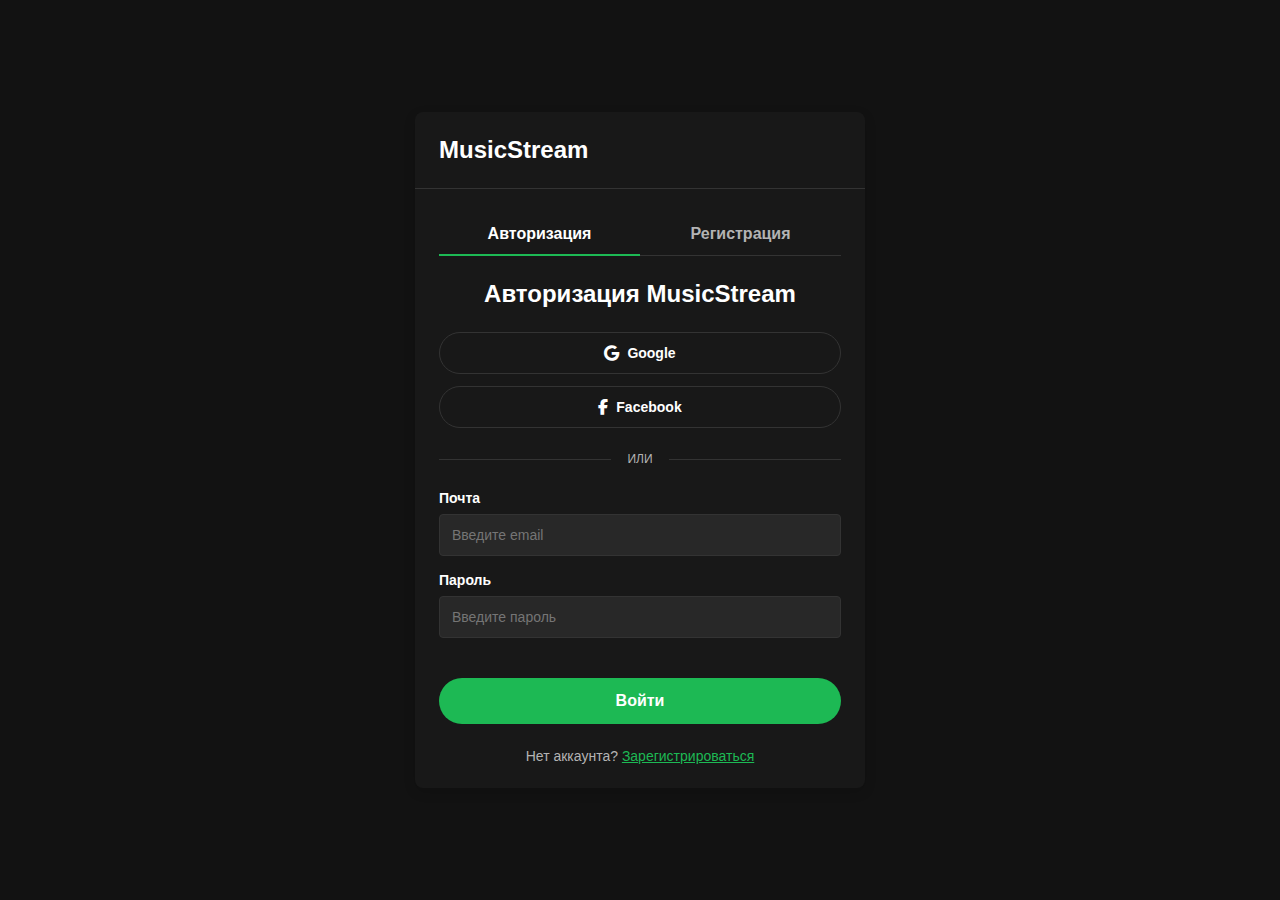
<file: auth.html>
<!DOCTYPE html>
<html lang="en">
  <head>
    <meta charset="UTF-8" />
    <meta name="viewport" content="width=device-width, initial-scale=1.0" />
    <title>MusicStream - авторизация</title>
    <!-- Favicon -->
    <link
      rel="icon"
      type="image/png"
      sizes="32x32"
      href="./favicon-32x32.png" />
    <link
      rel="icon"
      type="image/png"
      sizes="16x16"
      href="./favicon-16x16.png" />
    <link rel="shortcut icon" href="./favicon.ico" />

    <!-- Apple Touch Icon -->
    <link rel="apple-touch-icon" href="./apple-touch-icon.png" />

    <!-- Android Icons -->
    <link
      rel="icon"
      type="image/png"
      sizes="192x192"
      href="./android-chrome-192x192.png" />
    <link
      rel="icon"
      type="image/png"
      sizes="512x512"
      href="./android-chrome-512x512.png" />

    <!-- Web Manifest -->
    <link rel="manifest" href="./site.webmanifest" />
    <link rel="stylesheet" href="css/styles.css" />
    <link
      rel="stylesheet"
      href="https://cdnjs.cloudflare.com/ajax/libs/font-awesome/6.4.0/css/all.min.css" />
  </head>
  <body class="dark-theme auth-page">
    <div class="auth-container">
      <div class="auth-header">
        <div class="logo">
          <h1>MusicStream</h1>
        </div>
      </div>

      <div class="auth-content">
        <div class="auth-tabs">
          <button class="auth-tab active" data-tab="login">Авторизация</button>
          <button class="auth-tab" data-tab="signup">Регистрация</button>
        </div>

        <!-- Login Form -->
        <div class="auth-form login-form active">
          <h2>Авторизация MusicStream</h2>

          <div class="social-login">
            <button class="social-btn google">
              <i class="fab fa-google"></i>
              <span>Google</span>
            </button>
            <button class="social-btn facebook">
              <i class="fab fa-facebook-f"></i>
              <span>Facebook</span>
            </button>
          </div>

          <div class="divider">
            <span>или</span>
          </div>

          <form>
            <div class="form-group">
              <label for="login-email">Почта</label>
              <input type="text" id="login-email" placeholder="Введите email" />
            </div>

            <div class="form-group">
              <label for="login-password">Пароль</label>
              <input
                type="password"
                id="login-password"
                placeholder="Введите пароль" />
            </div>

            <button type="submit" class="auth-submit-btn">Войти</button>
          </form>

          <div class="auth-footer">
            <p>
              Нет аккаунта?
              <button class="switch-tab" data-tab="signup">
                Зарегистрироваться
              </button>
            </p>
          </div>
        </div>

        <!-- Signup Form -->
        <div class="auth-form signup-form">
          <h2>Зарегистрируйтесь, чтобы слушать музыку</h2>

          <div class="social-login">
            <button class="social-btn google">
              <i class="fab fa-google"></i>
              <span>Google</span>
            </button>
            <button class="social-btn facebook">
              <i class="fab fa-facebook-f"></i>
              <span>Facebook</span>
            </button>
          </div>

          <div class="divider">
            <span>или</span>
          </div>

          <form>
            <div class="form-group">
              <label for="signup-email">Почта</label>
              <input
                type="email"
                id="signup-email"
                placeholder="Введите email" />
            </div>

            <div class="form-group">
              <label for="signup-password">Пароль</label>
              <input
                type="password"
                id="signup-password"
                placeholder="Введите пароль" />
            </div>

            <div class="form-group">
              <label for="signup-name">Как вас называть?</label>
              <input type="text" id="signup-name" placeholder="Введите имя" />
              <span class="form-hint">Это имя отобразиться в профиле</span>
            </div>

            <div class="form-group terms">
              <input type="checkbox" id="terms" />
              <label for="terms"
                >Я соглашаюсь с
                <a href="404.html">Политикой конфиденциальности</a> и
                <a href="404.html">Правилами использования сервиса</a>.</label
              >
            </div>

            <button type="submit" class="auth-submit-btn">
              Зарегистрироваться
            </button>
          </form>

          <div class="auth-footer">
            <p>
              Уже есть аккаунт?
              <button class="switch-tab" data-tab="login">Войти</button>
            </p>
          </div>
        </div>
      </div>
    </div>

    <script src="js/script.js"></script>
    <script src="js/auth.js"></script>
  </body>
</html>
</file>
<file: css/styles.css>
/* Base Styles */
:root {
  /* Dark Theme (Default) */
  --bg-primary: #121212;
  --bg-secondary: #181818;
  --bg-elevated: #282828;
  --text-primary: #ffffff;
  --text-secondary: #b3b3b3;
  --accent-color: #1db954;
  --sidebar-bg: #000000;
  --card-bg: #181818;
  --player-bg: #181818;
  --border-color: #333333;
  --hover-bg: #2a2a2a;
}

.light-theme {
  --bg-primary: #f8f8f8;
  --bg-secondary: #ffffff;
  --bg-elevated: #f0f0f0;
  --text-primary: #121212;
  --text-secondary: #555555;
  --accent-color: #1db954;
  --sidebar-bg: #eeeeee;
  --card-bg: #ffffff;
  --player-bg: #f0f0f0;
  --border-color: #dddddd;
  --hover-bg: #e6e6e6;
}

.lock {
  overflow: hidden;
}

a {
  text-decoration: none;
  color: inherit;
}

* {
  margin: 0;
  padding: 0;
  box-sizing: border-box;
  font-family: "Segoe UI", Tahoma, Geneva, Verdana, sans-serif;
}

body {
  background-color: var(--bg-primary);
  color: var(--text-primary);
  transition: background-color 0.3s, color 0.3s;
}

* {
  scrollbar-width: none; /* Firefox */
  -ms-overflow-style: none; /* IE/Edge */
}

*::-webkit-scrollbar {
  display: none;
}

.app-container {
  display: grid;
  grid-template-columns: 240px 1fr;
  grid-template-rows: 1fr auto;
  height: 100vh;
}

/* Sidebar Styles */
.sidebar {
  grid-column: 1;
  grid-row: 1;
  background-color: var(--sidebar-bg);
  padding: 24px 16px;
  display: flex;
  flex-direction: column;
  overflow-y: auto;
}

.logo h1 {
  font-size: 24px;
  margin-bottom: 30px;
  color: var(--text-primary);
}

.nav-links {
  list-style: none;
  margin-bottom: 30px;
}

.nav-links li {
  margin-bottom: 16px;
}

.nav-links a {
  display: flex;
  align-items: center;
  color: var(--text-secondary);
  text-decoration: none;
  font-size: 14px;
  font-weight: 600;
  padding: 8px 12px;
  border-radius: 4px;
  transition: color 0.2s;
}

.nav-links a i {
  margin-right: 12px;
  font-size: 18px;
}

.nav-links a:hover,
.nav-links li.active a {
  color: var(--text-primary);
}

.nav-links li.active a {
  background-color: var(--bg-elevated);
}

/* Theme Toggle */
.theme-toggle {
  margin-top: auto;
  display: flex;
  align-items: center;
  justify-content: space-between;
  padding: 12px;
  background-color: var(--bg-elevated);
  border-radius: 8px;
}

.theme-toggle span {
  font-size: 14px;
  font-weight: 600;
}

@media screen and (max-width: 768px) {
  .theme-toggle {
    width: 100%;
  }
}

.switch {
  position: relative;
  display: inline-block;
  width: 50px;
  height: 24px;
}

.switch input {
  opacity: 0;
  width: 0;
  height: 0;
}

.slider {
  position: absolute;
  cursor: pointer;
  top: 0;
  left: 0;
  right: 0;
  bottom: 0;
  background-color: var(--bg-primary);
  transition: 0.4s;
}

.slider:before {
  position: absolute;
  content: "";
  height: 16px;
  width: 16px;
  left: 4px;
  bottom: 4px;
  background-color: var(--text-primary);
  transition: 0.4s;
}

input:checked + .slider {
  background-color: var(--accent-color);
}

input:checked + .slider:before {
  transform: translateX(26px);
}

.slider.round {
  border-radius: 24px;
}

.slider.round:before {
  border-radius: 50%;
}

/* Стили для переключателя темы (оставляем как есть) */
.slider {
  position: absolute;
  cursor: pointer;
  top: 0;
  left: 0;
  right: 0;
  bottom: 0;
  background-color: var(--bg-primary);
  transition: 0.4s;
}

.slider:before {
  position: absolute;
  content: "";
  height: 16px;
  width: 16px;
  left: 4px;
  bottom: 4px;
  background-color: var(--text-primary);
  transition: 0.4s;
}

input:checked + .slider {
  background-color: var(--accent-color);
}

input:checked + .slider:before {
  transform: translateX(26px);
}

.slider.round {
  border-radius: 24px;
}

.slider.round:before {
  border-radius: 50%;
}

/* Градиенты для плейлистов */
.gradient-green {
  background: linear-gradient(135deg, #1db954, #1ed760);
}

.gradient-purple {
  background: linear-gradient(135deg, #8d67ab, #b39ddb);
}

.gradient-orange {
  background: linear-gradient(135deg, #e13300, #ff5722);
}

.gradient-blue {
  background: linear-gradient(135deg, #1e3264, #3949ab);
}

.gradient-lightblue {
  background: linear-gradient(135deg, #509bf5, #2196f3);
}

.gradient-pink {
  background: linear-gradient(135deg, #e8115b, #f50057);
}

/* Стили для плейлистов с градиентами */

.playlist-text {
  position: absolute;
  top: 0;
  left: 0;
  width: 100%;
  height: 100%;
  display: flex;
  flex-direction: column;
  align-items: center;
  justify-content: center;
  color: white;
  text-align: center;
  padding: 16px;
}

.playlist-text i {
  font-size: 48px;
  margin-bottom: 12px;
}

.playlist-text span {
  font-size: 20px;
  font-weight: 700;
}

.play-overlay {
  position: absolute;
  top: 0;
  left: 0;
  width: 100%;
  height: 100%;
  background-color: rgba(0, 0, 0, 0.4);
  display: flex;
  align-items: center;
  justify-content: center;
  opacity: 0;
  transition: opacity 0.3s;
  border-radius: 8px;
}

.playlist-image:hover .play-overlay {
  opacity: 1;
}

.play-btn {
  width: 48px;
  height: 48px;
  border-radius: 50%;
  background-color: var(--accent-color);
  border: none;
  color: white;
  font-size: 18px;
  display: flex;
  align-items: center;
  justify-content: center;
  cursor: pointer;
  transform: translateY(10px);
  transition: transform 0.3s, background-color 0.2s;
}

.playlist-image:hover .play-btn {
  transform: translateY(0);
}

.play-btn:hover {
  transform: scale(1.1);
  background-color: #1ed760;
}

/* Main Content Styles */
.main-content {
  grid-column: 2;
  grid-row: 1;
  overflow-y: auto;
  background-color: var(--bg-primary);
  padding-bottom: 24px;
}

.top-bar {
  display: flex;
  justify-content: space-between;
  align-items: center;
  padding: 16px 32px;
  background-color: var(--bg-secondary);
  position: sticky;
  top: 0;
  z-index: 10;
}

@media screen and (max-width: 475px) {
  .top-bar {
    padding: 16px;
  }
}

.search-bar {
  display: flex;
  align-items: center;
  background-color: var(--bg-elevated);
  border-radius: 24px;
  padding: 8px 16px;
  width: 360px;
}

.search-bar i {
  color: var(--text-secondary);
  margin-right: 8px;
}

.search-bar input {
  background: transparent;
  border: none;
  color: var(--text-primary);
  font-size: 14px;
  width: 100%;
  outline: none;
}

.user-menu {
  display: flex;
  align-items: center;
}

.user-profile {
  display: flex;
  align-items: center;
  gap: 8px;
  cursor: pointer;
}
.content-area {
  padding: 24px 32px;
}

@media screen and (max-width: 475px) {
  .content-area {
    padding: 24px 16px;
  }
}

.burger-menu {
  display: none;
  cursor: pointer;
  font-size: 20px;
}

.mobile-menu {
  display: none;
  position: fixed;
  top: 0px;
  right: 0;
  background-color: var(--bg-secondary);
  width: 100%;
  box-shadow: -2px 0 10px rgba(0, 0, 0, 0.1);
  z-index: 100;
  padding: 20px;
  padding-top: 48px;
  transition: transform 0.3s ease;
  transform: translateY(-100%);
}

@media screen and (max-width: 475px) {
  .mobile-menu {
    padding: 20px 16px;
  }
}

.mobile-menu.active {
  transform: translateY(0);
}

.mobile-menu-item {
  padding: 12px 0;
  border-bottom: 1px solid var(--bg-elevated);
  display: flex;
  align-items: center;
  gap: 10px;
}

.mobile-menu-item:last-child {
  border-bottom: none;
}

.logout-btn {
  display: flex;
  align-items: center;
  gap: 10px;
  background: none;
  border: none;
  color: var(--text-primary);
  cursor: pointer;
  padding: 0;
  font-size: 16px;
  width: 100%;
  text-align: left;
}

.close-menu {
  font-size: 20px;
  position: absolute;
  top: 16px;
  right: 32px;
  cursor: pointer;
}

@media screen and (max-width: 475px) {
  .close-menu {
    right: 16px;
  }
}

@media (max-width: 768px) {
  .search-bar {
    width: calc(100% - 32px);
  }

  .user-menu {
    display: none;
  }

  .burger-menu {
    display: block;
  }

  .mobile-menu {
    display: block;
  }
}

/* Welcome Section */
.welcome-section {
  margin-bottom: 32px;
}

.welcome-section h2 {
  margin-bottom: 16px;
  font-size: 28px;
}

.quick-links {
  display: grid;
  grid-template-columns: repeat(auto-fill, minmax(200px, 1fr));
  gap: 16px;
}

.quick-link-item {
  display: flex;
  align-items: center;
  background-color: var(--bg-elevated);
  border-radius: 4px;
  padding: 8px;
  cursor: pointer;
  transition: background-color 0.2s;
}

.quick-link-item:hover {
  background-color: var(--hover-bg);
}

.quick-link-item img {
  width: 48px;
  height: 48px;
  border-radius: 4px;
  margin-right: 12px;
}

.quick-link-item span {
  font-weight: 600;
  font-size: 14px;
}

/* Section Headers */
.section-header {
  display: flex;
  justify-content: space-between;
  align-items: center;
  margin-bottom: 16px;
}

.section-header h2 {
  font-size: 24px;
}

.see-all-btn {
  background: none;
  border: none;
  color: var(--text-secondary);
  font-size: 14px;
  font-weight: 600;
  cursor: pointer;
  transition: color 0.2s;
}

.see-all-btn:hover {
  color: var(--text-primary);
  text-decoration: underline;
}

/* Featured Section & Slider */
.featured-section {
  margin-bottom: 40px;
}

.slider-container {
  position: relative;
  display: flex;
  align-items: center;
}

.slider-wrapper {
  width: 100%;
  overflow: hidden;
}

.slider {
  display: flex;
  transition: transform 0.5s ease;
}

.slide {
  flex: 0 0 calc(100% / 5);
  padding: 0 8px;
}

.slider-arrow {
  position: absolute;
  top: 50%;
  transform: translateY(-50%);
  width: 40px;
  height: 40px;
  border-radius: 50%;
  background-color: var(--bg-elevated);
  border: none;
  color: var(--text-primary);
  font-size: 16px;
  display: flex;
  align-items: center;
  justify-content: center;
  cursor: pointer;
  z-index: 5;
  transition: background-color 0.2s;
}

.slider-arrow:hover {
  background-color: var(--hover-bg);
}

.prev-arrow {
  left: -20px;
}

.next-arrow {
  right: -20px;
}

/* Playlist Cards */

.playlist-grid {
  display: grid;
  grid-template-columns: repeat(5, 1fr);
  gap: 16px;
}

@media screen and (max-width: 1440px) {
  .playlist-grid {
    grid-template-columns: repeat(4, 1fr);
  }
}

@media screen and (max-width: 1024px) {
  .playlist-grid {
    grid-template-columns: repeat(3, 1fr);
  }
}

@media screen and (max-width: 600px) {
  .playlist-grid {
    gap: 12px;
    grid-template-columns: repeat(2, 1fr);
  }
}

@media screen and (max-width: 475px) {
  .playlist-grid {
    grid-template-columns: repeat(1, 1fr);
  }
}

.playlist-card {
  width: 100%;
  height: 100%;
  display: flex;
  flex-direction: column;
  background-color: var(--card-bg);
  border-radius: 8px;
  padding: 16px;
  transition: background-color 0.2s;
  cursor: pointer;
}

.playlist-card:hover {
  background-color: var(--hover-bg);
}

.playlist-image {
  width: 100%;
  aspect-ratio: 1;
  position: relative;
  border-radius: 8px;
  overflow: hidden;
  margin-bottom: 16px;
}

.playlist-text-container {
  flex: 1;
  display: flex;
  flex-direction: column;
}

.playlist-card h3 {
  font-size: 16px;
  margin-bottom: 8px;
  /* Ограничение высоты заголовка */
  line-height: 1.2;
  max-height: 2.4em; /* 2 строки */
  overflow: hidden;
}

.playlist-card p {
  font-size: 14px;
  color: var(--text-secondary);
  /* Ограничение высоты описания */
  line-height: 1.4;
  max-height: 2.8em; /* 2 строки */
  overflow: hidden;
}

.playlist-slide {
  height: auto;
  display: flex;
  height: 100%;
  width: 100%;
}

.play-overlay {
  position: absolute;
  top: 0;
  left: 0;
  width: 100%;
  height: 100%;
  background-color: rgba(0, 0, 0, 0.4);
  display: flex;
  align-items: center;
  justify-content: center;
  opacity: 0;
  transition: opacity 0.3s;
  border-radius: 4px;
}

.playlist-image:hover .play-overlay {
  opacity: 1;
}

.play-btn {
  width: 48px;
  height: 48px;
  border-radius: 50%;
  background-color: var(--accent-color);
  border: none;
  color: white;
  font-size: 18px;
  display: flex;
  align-items: center;
  justify-content: center;
  cursor: pointer;
  transform: translateY(10px);
  transition: transform 0.3s, background-color 0.2s;
}

.playlist-image:hover .play-btn {
  transform: translateY(0);
}

.play-btn:hover {
  transform: scale(1.1);
  background-color: #1ed760;
}

.play-btn.large {
  width: 56px;
  height: 56px;
  font-size: 22px;
  transform: none;
}

.playlist-card h3 {
  font-size: 16px;
  margin-bottom: 8px;
}

.playlist-card p {
  font-size: 14px;
  color: var(--text-secondary);
}

/* New Releases Section */
.new-releases-section {
  margin-bottom: 40px;
}

.releases-grid {
  display: grid;
  grid-template-columns: repeat(auto-fill, minmax(180px, 1fr));
  gap: 24px;
}

.album-card {
  background-color: var(--card-bg);
  border-radius: 8px;
  padding: 16px;
  transition: background-color 0.2s;
  cursor: pointer;
}

.album-card:hover {
  background-color: var(--hover-bg);
}

.album-image {
  position: relative;
  margin-bottom: 16px;
}

.album-image img {
  width: 100%;
  border-radius: 4px;
}

.album-image:hover .play-overlay {
  opacity: 1;
}

.album-card h3 {
  font-size: 16px;
  margin-bottom: 8px;
}

.album-card p {
  font-size: 14px;
  color: var(--text-secondary);
}

/* Player Bar */
.player-bar {
  grid-column: 1 / span 2;
  grid-row: 2;
  background-color: var(--player-bg);
  border-top: 1px solid var(--border-color);
  padding: 16px 24px;
  display: flex;
  justify-content: space-between;
  align-items: center;
}

@media screen and (max-width: 475px) {
  .player-bar {
    padding: 16px;
  }
}

.now-playing {
  display: flex;
  align-items: center;
  width: 30%;
}

.now-playing img {
  width: 56px;
  height: 56px;
  border-radius: 4px;
  margin-right: 12px;
}

.track-info h4 {
  font-size: 14px;
  margin-bottom: 4px;
}

.track-info p {
  font-size: 12px;
  color: var(--text-secondary);
}

.like-btn {
  background: none;
  border: none;
  color: var(--text-secondary);
  font-size: 16px;
  margin-left: 16px;
  cursor: pointer;
  transition: color 0.2s;
}

.like-btn:hover {
  color: var(--accent-color);
}

.player-controls {
  display: flex;
  flex-direction: column;
  align-items: center;
  width: 40%;
}

.control-buttons {
  display: flex;
  align-items: center;
  margin-bottom: 8px;
}

.control-btn {
  background: none;
  border: none;
  color: var(--text-secondary);
  font-size: 16px;
  margin: 0 8px;
  cursor: pointer;
  transition: color 0.2s;
}

.control-btn:hover {
  color: var(--text-primary);
}

.control-btn.play {
  width: 32px;
  height: 32px;
  border-radius: 50%;
  background-color: var(--text-primary);
  color: var(--bg-primary);
  display: flex;
  align-items: center;
  justify-content: center;
  transition: transform 0.2s;
}

.control-btn.play:hover {
  transform: scale(1.1);
}

.progress-container {
  display: flex;
  align-items: center;
  width: 100%;
}

.time {
  font-size: 12px;
  color: var(--text-secondary);
  width: 40px;
}

.time.current {
  text-align: right;
  margin-right: 8px;
}

.time.total {
  text-align: left;
  margin-left: 8px;
}

.progress-bar {
  flex: 1;
  height: 4px;
  background-color: var(--bg-elevated);
  border-radius: 2px;
  position: relative;
  cursor: pointer;
}

.progress {
  position: absolute;
  top: 0;
  left: 0;
  height: 100%;
  width: 0%;
  background-color: var(--text-secondary);
  border-radius: 2px;
  transition: background-color 0.2s;
}

.progress-bar:hover .progress {
  background-color: var(--accent-color);
}

.volume-controls {
  display: flex;
  align-items: center;
  width: 30%;
  justify-content: flex-end;
}

.volume-bar {
  width: 100px;
  height: 4px;
  background-color: var(--bg-elevated);
  border-radius: 2px;
  position: relative;
  margin-left: 8px;
  cursor: pointer;
}

.volume-level {
  position: absolute;
  top: 0;
  left: 0;
  height: 100%;
  width: 70%;
  background-color: var(--text-secondary);
  border-radius: 2px;
  transition: background-color 0.2s;
}

.volume-bar:hover .volume-level {
  background-color: var(--accent-color);
}

/* Browse Page Styles */
.browse-header {
  margin-bottom: 32px;
}

.browse-header h1 {
  font-size: 32px;
  font-weight: 700;
}

.category-grid {
  display: grid;
  grid-template-columns: repeat(auto-fill, minmax(180px, 1fr));
  gap: 24px;
  margin-bottom: 40px;
}

.category-card {
  position: relative;
  height: 180px;
  border-radius: 8px;
  padding: 16px;
  overflow: hidden;
  cursor: pointer;
  transition: transform 0.2s;
}

.category-card:hover {
  transform: scale(1.05);
}

.category-card h2 {
  font-size: 20px;
  font-weight: 700;
  position: relative;
  z-index: 2;
}

.category-icon {
  position: absolute;
  bottom: -10px;
  right: -10px;
  font-size: 100px;
  transform: rotate(25deg);
  opacity: 0.5;
  color: rgba(255, 255, 255, 0.3);
  z-index: 1;
}

/* Медиа-запросы для адаптивности */
@media (max-width: 768px) {
  .category-icon {
    font-size: 80px;
  }
}

@media (max-width: 576px) {
  .category-icon {
    font-size: 60px;
  }
}

.artists-grid {
  display: grid;
  grid-template-columns: repeat(auto-fill, minmax(180px, 1fr));
  gap: 24px;
  margin-bottom: 40px;
}

.artist-card {
  background-color: var(--card-bg);
  border-radius: 8px;
  padding: 16px;
  transition: background-color 0.2s;
  cursor: pointer;
}

.artist-card:hover {
  background-color: var(--hover-bg);
}

.artist-image {
  position: relative;
  margin-bottom: 16px;
}

.rounded-img {
  width: 100%;
  border-radius: 50%;
}

.podcasts-grid {
  display: grid;
  grid-template-columns: repeat(auto-fill, minmax(180px, 1fr));
  gap: 24px;
}

.podcast-card {
  background-color: var(--card-bg);
  border-radius: 8px;
  padding: 16px;
  transition: background-color 0.2s;
  cursor: pointer;
}

.podcast-card:hover {
  background-color: var(--hover-bg);
}

.podcast-image {
  position: relative;
  margin-bottom: 16px;
}

.podcast-image img {
  width: 100%;
  border-radius: 4px;
}

/* Stats Page Styles */
.stats-header {
  margin-bottom: 32px;
}

.stats-header h1 {
  font-size: 32px;
  font-weight: 700;
  margin-bottom: 8px;
}

.stats-header p {
  font-size: 16px;
  color: var(--text-secondary);
}

.stats-grid {
  display: grid;
  grid-template-columns: repeat(2, 1fr);
  gap: 24px;
  margin-bottom: 40px;
}

.stats-card {
  background-color: var(--card-bg);
  border-radius: 8px;
  padding: 24px;
}

.stats-card h2 {
  font-size: 20px;
  margin-bottom: 16px;
}

.chart-container {
  max-width: 100%;
  width: 100%;
  height: 250px;
  position: relative;
}

@media screen and (max-width: 475px) {
  .stats-card {
    padding: 12px;
  }
}

canvas {
  width: 100% !important;
  height: auto !important;
}

.top-tracks-section h2 {
  font-size: 24px;
  margin-bottom: 16px;
}

.tracks-list {
  background-color: var(--card-bg);
  border-radius: 8px;
  overflow: hidden;
}

.track-item {
  display: flex;
  align-items: center;
  padding: 12px 16px;
  border-bottom: 1px solid var(--border-color);
  transition: background-color 0.2s;
}

.track-item:last-child {
  border-bottom: none;
}

.track-item:hover {
  background-color: var(--hover-bg);
}

.track-number {
  width: 30px;
  text-align: center;
  color: var(--text-secondary);
  font-size: 14px;
}

.track-image {
  margin: 0 16px;
}

.track-image img {
  width: 40px;
  height: 40px;
  border-radius: 4px;
}

.track-info {
  flex: 1;
}

.track-info h3 {
  font-size: 16px;
  margin-bottom: 4px;
}

.track-info p {
  font-size: 14px;
  color: var(--text-secondary);
}

.track-album {
  width: 200px;
  font-size: 14px;
  color: var(--text-secondary);
}

.track-duration {
  width: 60px;
  text-align: right;
  font-size: 14px;
  color: var(--text-secondary);
}

/* Authentication Page Styles */
.auth-page {
  display: flex;
  justify-content: center;
  align-items: center;
  min-height: 100vh;
  background-color: var(--bg-primary);
}

.auth-container {
  width: 100%;
  max-width: 450px;
  background-color: var(--bg-secondary);
  border-radius: 8px;
  box-shadow: 0 4px 12px rgba(0, 0, 0, 0.15);
  overflow: hidden;
}

.auth-header {
  display: flex;
  justify-content: space-between;
  align-items: center;
  padding: 24px;
  border-bottom: 1px solid var(--border-color);
}

.auth-header .logo h1 {
  margin-bottom: 0;
  font-size: 24px;
}

.auth-header .theme-toggle {
  margin-top: 0;
  background: none;
  padding: 0;
}

.auth-content {
  padding: 24px;
}

.auth-tabs {
  display: flex;
  margin-bottom: 24px;
  border-bottom: 1px solid var(--border-color);
}

.auth-tab {
  flex: 1;
  background: none;
  border: none;
  color: var(--text-secondary);
  font-size: 16px;
  font-weight: 600;
  padding: 12px;
  cursor: pointer;
  transition: color 0.2s;
  position: relative;
}

.auth-tab:after {
  content: "";
  position: absolute;
  bottom: -1px;
  left: 0;
  width: 100%;
  height: 2px;
  background-color: var(--accent-color);
  transform: scaleX(0);
  transition: transform 0.3s;
}

.auth-tab.active {
  color: var(--text-primary);
}

.auth-tab.active:after {
  transform: scaleX(1);
}

.auth-form {
  display: none;
}

.auth-form.active {
  display: block;
}

.auth-form h2 {
  font-size: 24px;
  margin-bottom: 24px;
  text-align: center;
}

.social-login {
  display: flex;
  flex-direction: column;
  gap: 12px;
  margin-bottom: 24px;
}

.social-btn {
  display: flex;
  align-items: center;
  justify-content: center;
  width: 100%;
  padding: 12px;
  border-radius: 24px;
  border: 1px solid var(--border-color);
  background-color: transparent;
  color: var(--text-primary);
  font-size: 14px;
  font-weight: 600;
  cursor: pointer;
  transition: background-color 0.2s;
}

.social-btn:hover {
  background-color: var(--hover-bg);
}

.social-btn i {
  margin-right: 8px;
  font-size: 16px;
}

.divider {
  display: flex;
  align-items: center;
  margin: 24px 0;
  color: var(--text-secondary);
}

.divider:before,
.divider:after {
  content: "";
  flex: 1;
  height: 1px;
  background-color: var(--border-color);
}

.divider span {
  padding: 0 16px;
  font-size: 12px;
  text-transform: uppercase;
}

.form-group {
  margin-bottom: 16px;
}

.form-group label {
  display: block;
  margin-bottom: 8px;
  font-size: 14px;
  font-weight: 600;
}

.form-group input[type="text"],
.form-group input[type="email"],
.form-group input[type="password"],
.form-group input[type="number"],
.form-group select {
  width: 100%;
  padding: 12px;
  border-radius: 4px;
  border: 1px solid var(--border-color);
  background-color: var(--bg-elevated);
  color: var(--text-primary);
  font-size: 14px;
}

.form-group input:focus,
.form-group select:focus {
  outline: none;
  border-color: var(--accent-color);
}

.form-hint {
  display: block;
  font-size: 12px;
  color: var(--text-secondary);
  margin-top: 4px;
}

.remember-me {
  display: flex;
  align-items: center;
  justify-content: space-between;
}

.remember-me label {
  display: flex;
  align-items: center;
  font-weight: normal;
  cursor: pointer;
}

.remember-me input[type="checkbox"] {
  margin-right: 8px;
}

.forgot-password {
  color: var(--text-primary);
  font-size: 14px;
  text-decoration: underline;
}

.auth-submit-btn {
  width: 100%;
  padding: 14px;
  border-radius: 24px;
  border: none;
  background-color: var(--accent-color);
  color: white;
  font-size: 16px;
  font-weight: 600;
  cursor: pointer;
  transition: background-color 0.2s;
  margin-top: 24px;
}

.auth-submit-btn:hover {
  background-color: #1ed760;
}

.auth-footer {
  margin-top: 24px;
  text-align: center;
}

.auth-footer p {
  font-size: 14px;
  color: var(--text-secondary);
}

.switch-tab {
  background: none;
  border: none;
  color: var(--accent-color);
  font-size: 14px;
  cursor: pointer;
  text-decoration: underline;
}

.dob-inputs {
  display: flex;
  gap: 12px;
}

.dob-input {
  flex: 1;
}

.dob-input.month {
  flex: 2;
}

.gender-options {
  display: flex;
  flex-wrap: wrap;
  gap: 12px;
}

.gender-option {
  display: flex;
  align-items: center;
  margin-right: 16px;
}

.gender-option input[type="radio"] {
  margin-right: 8px;
}

.terms {
  display: flex;
  align-items: flex-start;
}

.terms input[type="checkbox"] {
  margin-right: 8px;
  margin-top: 3px;
}

.terms label {
  font-size: 12px;
  line-height: 1.5;
}

.terms a {
  color: var(--accent-color);
  text-decoration: underline;
}

/* Liked Songs Page Styles */
.liked-songs-header {
  margin-bottom: 24px;
}

.playlist-banner {
  display: flex;
  align-items: flex-end;
  padding: 32px;
  background: linear-gradient(to bottom, #5038a0, var(--bg-primary));
  border-radius: 8px;
}

.liked-songs-image {
  width: 232px;
  height: 232px;
  background: linear-gradient(135deg, #450af5, #c4efd9);
  border-radius: 4px;
  display: flex;
  align-items: center;
  justify-content: center;
  margin-right: 24px;
  box-shadow: 0 4px 60px rgba(0, 0, 0, 0.5);
}

.liked-songs-image i {
  font-size: 80px;
  color: white;
}

.playlist-info {
  display: flex;
  flex-direction: column;
}

.playlist-type {
  font-size: 12px;
  font-weight: 700;
  margin-bottom: 8px;
}

.playlist-info h1 {
  font-size: 72px;
  font-weight: 900;
  margin-bottom: 16px;
}

.playlist-meta {
  display: flex;
  align-items: center;
  color: var(--text-secondary);
  font-size: 14px;
}

.playlist-meta .dot {
  margin: 0 8px;
}

.playlist-controls {
  display: flex;
  align-items: center;
  margin-bottom: 32px;
}

.playlist-controls .play-btn {
  margin-right: 16px;
}

.tracks-header {
  display: flex;
  align-items: center;
  padding: 0 16px 12px;
  border-bottom: 1px solid var(--border-color);
  color: var(--text-secondary);
  font-size: 12px;
  font-weight: 500;
  text-transform: uppercase;
}

.tracks-header .track-number {
  width: 30px;
}

.tracks-header .track-title {
  flex: 1;
  margin-left: 16px;
}

.tracks-header .track-album {
  width: 200px;
}

.tracks-header .track-date-added {
  width: 120px;
}

.tracks-header .track-duration {
  width: 60px;
  text-align: right;
}

.track-title-info {
  display: flex;
  align-items: center;
  flex: 1;
}

.track-title-info img {
  width: 40px;
  height: 40px;
  margin-right: 16px;
}

.track-date-added {
  width: 120px;
  font-size: 14px;
  color: var(--text-secondary);
}

/* Responsive Styles */
@media (max-width: 1200px) {
  .slide {
    flex: 0 0 calc(100% / 4);
  }

  .stats-grid {
    grid-template-columns: 1fr;
  }
}

@media (max-width: 992px) {
  .slide {
    flex: 0 0 calc(100% / 3);
  }

  .track-album {
    display: none;
  }

  .playlist-info h1 {
    font-size: 48px;
  }
}

@media (max-width: 768px) {
  .app-container {
    grid-template-columns: 1fr;
    display: flex;
    flex-direction: column;
    height: 100%;
  }

  .main-content {
    order: 1;
    padding-bottom: 140px;
  }

  .player-bar {
    z-index: 100;
    order: 2;
    width: 100%;
    position: fixed;
    bottom: 70px;
    height: 70px;
  }

  .sidebar {
    display: flex;
    justify-content: center;
    z-index: 100;
    height: 70px;
    position: fixed;
    bottom: 0px;
    overflow-y: hidden;
    padding: 0;
    order: 3;
    width: 100%;
    background-color: var(--bg-elevated);
  }

  .logo h1 {
    margin: 0;
  }

  .nav-links {
    display: flex;
    justify-content: space-around;
    width: 100%;
    margin: 0;
  }

  .nav-links li {
    margin: 0;
    flex: 1;
    text-align: center;
  }

  .nav-links a {
    flex-direction: column;
    padding: 10px 0;
    font-size: 12px;
    justify-content: center;
  }

  .nav-links a i {
    margin: 0 0 5px 0;
    font-size: 20px;
  }

  .sidebar .theme-toggle {
    display: none; /* Скрываем переключатель темы в мобильной версии */
  }

  /* Предполагаем, что player-bar имеет z-index: 100 */
  .player-bar {
    z-index: 100;
  }

  .main-content {
    grid-column: 1;
  }

  .player-bar {
    grid-column: 1;
  }

  .slide {
    flex: 0 0 calc(100% / 2);
  }

  .playlist-banner {
    flex-direction: column;
    align-items: center;
    text-align: center;
  }

  .liked-songs-image {
    margin-right: 0;
    margin-bottom: 24px;
  }

  .track-date-added {
    display: none;
  }
}

@media (max-width: 576px) {
  .slide {
    flex: 0 0 100%;
  }

  .now-playing {
    width: 40%;
  }

  .player-controls {
    width: 60%;
  }

  .volume-controls {
    display: none;
  }

  .track-duration {
    display: none;
  }

  .auth-container {
    width: 90%;
  }

  .dob-inputs {
    flex-direction: column;
    gap: 16px;
  }

  .gender-options {
    flex-direction: column;
  }

  .playlist-info h1 {
    font-size: 36px;
  }
}

@media screen and (max-width: 768px) {
  .volume-controls {
    display: none;
  }
  .progress-container {
    display: none;
  }
  .control-buttons {
    margin-bottom: 0;
  }
  .player-controls {
    width: auto;
  }
  .control-btn:first-child {
    display: none;
  }
  .control-btn:last-child {
    display: none;
  }
  .now-playing {
    width: 100%;
  }
  .player-bar {
    gap: 8px;
  }
}

.top-chart-section {
  margin-bottom: 40px;
}

.chart-table-wrapper {
  overflow-x: auto;
  background-color: var(--card-bg);
  border-radius: 8px;
  padding: 16px;
  box-shadow: 0 4px 12px rgba(0, 0, 0, 0.15);
}

@media screen and (max-width: 475px) {
  .chart-table-wrapper {
    padding: 8px;
  }
}

.chart-table {
  width: 100%;
  border-collapse: collapse;
  color: var(--text-primary);
  font-size: 14px;
  min-width: 600px;
}

.chart-table thead {
  background-color: var(--bg-secondary);
}

.chart-table th,
.chart-table td {
  text-align: left;
  padding: 12px 16px;
}

.chart-table tr:not(:last-child) {
  border-bottom: 1px solid var(--border-color);
}

.chart-table th {
  text-transform: uppercase;
  font-size: 12px;
  color: var(--text-secondary);
  font-weight: 500;
}

.chart-table tr:hover {
  background-color: var(--hover-bg);
}

.chart-table tbody tr td:first-child {
  font-weight: bold;
  color: var(--accent-color);
  width: 40px;
}

@media screen and (min-width: 768px) {
  .top-bar .logo {
    display: none;
  }
}

@media screen and (max-width: 768px) {
  .top-bar {
    display: flex;
    align-items: center;
    gap: 16px;
  }
  .sidebar .logo {
    display: none;
  }
}

@media screen and (max-width: 475px) {
  .top-bar {
    display: flex;
    align-items: center;
    gap: 16px;
  }
}

.logout-btn {
  background: none;
  border: none;
  color: white;
  cursor: pointer;
  font-size: 16px;
}

@media screen and (min-width: 768px) {
  margin-left: 10px;
}

.logout-btn:hover {
  color: #ff4e4e;
}

.bio-list {
  counter-reset: item;
  list-style: none;
  margin-top: 1em;
  color: var(--text-secondary);
}

.bio-list li {
  position: relative;
  margin: 0.5em 0;
  padding-left: 2em;
  line-height: 1.6;
  color: var(--text-primary);
}

.bio-list li::before {
  counter-increment: item;
  content: counter(item) ".";
  position: absolute;
  left: 0;
  top: 0;
  font-weight: bold;
  color: var(--accent-color);
}
</file>
